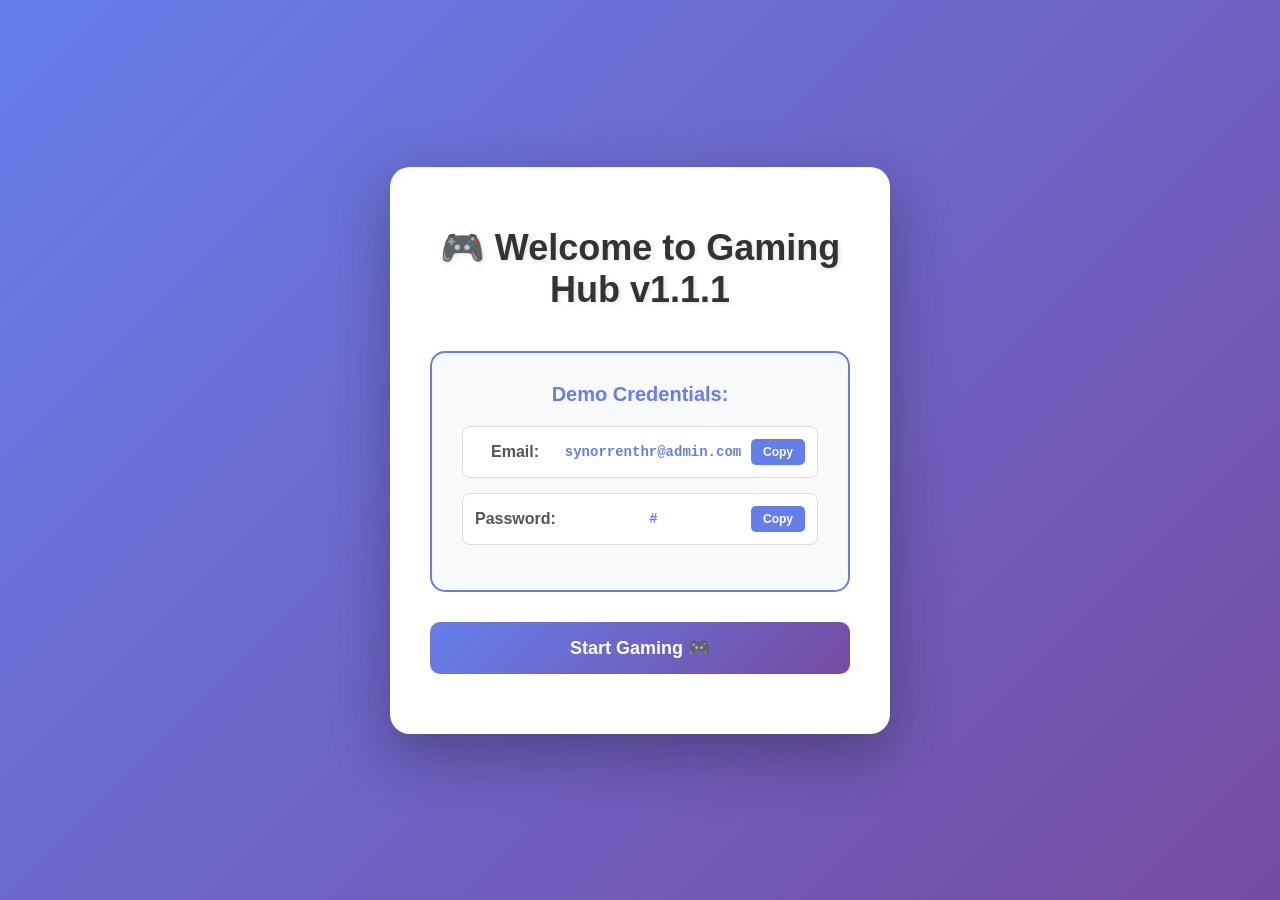
<file: index.html>
<!DOCTYPE html>
<html>
  <head>
    <title>Ultimate Gaming Platform hub</title>
    <link rel="stylesheet" href="styles.css" />
  </head>
  <body>
    <!-- Welcome Screen -->
    <div id="welcomeSection" class="container">
      <div class="welcome-box">
        <h1>🎮 Welcome to Gaming Hub v1.1.1</h1>
        <div class="credentials-box">
          <h2>Demo Credentials:</h2>
          <div class="credential-item">
            <span class="label">Email:</span>
            <span class="value">synorrenthr@admin.com</span>
            <button class="copy-btn" onclick="copyToClipboard('synorrenthr@admin.com')">Copy</button>
          </div>
          <div class="credential-item">
            <span class="label">Password:</span>
            <span class="value">#</span>
            <button class="copy-btn" onclick="copyToClipboard('#')">Copy</button>
          </div>
        </div>
        <button class="start-btn" onclick="goToLogin()">Start Gaming 🎮</button>
      </div>
    </div>

    <!-- Login Form Section -->
    <div id="loginSection" class="container hidden">
      <div class="login-box">
        <h1>🎮 Gaming Hub 3000</h1>
        <form id="loginForm">
          <div class="form-group">
            <label for="email">Email:</label>
            <input type="email" id="email" name="email" required />
            <span class="error" id="emailError"></span>
          </div>
          
          <div class="form-group">
            <label for="password">Password:</label>
            <input type="password" id="password" name="password" required />
            <span class="error" id="passwordError"></span>
          </div>
          
          <button type="submit" class="login-btn">Login</button>
        </form>
        <p id="successMessage" class="success"></p>
        <button class="back-to-welcome" onclick="goToWelcome()">← Back</button>
      </div>
    </div>

    <!-- Admin Dashboard Section -->
    <div id="dashboardSection" class="dashboard hidden">
      <div class="navbar">
        <h2>🎮 Gaming Hub 3000</h2>
        <div class="navbar-right">
          <input type="text" id="searchGames" placeholder="Search games..." class="search-box">
          <select id="filterCategory" class="search-box">
            <option value="">All Games</option>
            <option value="2D">2D Games</option>
            <option value="Game Boy">Game Boy</option>
            <option value="NES">NES</option>
            <option value="N64">N64</option>
            <option value="Puzzle">Puzzle</option>
            <option value="Action">Action</option>
            <option value="Casual">Casual</option>
          </select>
          <button id="logoutBtn" class="logout-btn">Logout</button>
        </div>
      </div>
      
      <div class="games-container" id="gamesContainer"></div>
    </div>

    <!-- Game Play Section -->
    <div id="gameSection" class="game-section hidden">
      <div class="game-header">
        <button id="backBtn" class="back-btn">← Back</button>
        <h2 id="gameTitle">Game</h2>
        <div class="game-stats">
          <span id="gameScore">Score: 0</span>
          <span id="gameLevel">Level: 1</span>
        </div>
      </div>
      <div id="gameContent" class="game-content"></div>
    </div>

    <script src="script.js"></script>
  </body>
</html>
</file>
<file: styles.css>
* {
  margin: 0;
  padding: 0;
  box-sizing: border-box;
}

body {
  font-family: 'Arial', sans-serif;
  background: linear-gradient(135deg, #667eea 0%, #764ba2 100%);
  min-height: 100vh;
}

.hidden {
  display: none !important;
}

.container {
  width: 100%;
  display: flex;
  justify-content: center;
  align-items: center;
  min-height: 100vh;
}

/* Welcome Screen Styles */
.welcome-box {
  background: white;
  padding: 60px 40px;
  border-radius: 20px;
  box-shadow: 0 20px 60px rgba(0, 0, 0, 0.3);
  width: 100%;
  max-width: 500px;
  animation: slideIn 0.5s ease-out;
  text-align: center;
}

.welcome-box h1 {
  color: #333;
  margin-bottom: 40px;
  font-size: 36px;
  text-shadow: 2px 2px 4px rgba(0, 0, 0, 0.1);
}

.credentials-box {
  background: #f8f9fa;
  padding: 30px;
  border-radius: 15px;
  margin-bottom: 30px;
  border: 2px solid #667eea;
}

.credentials-box h2 {
  color: #667eea;
  margin-bottom: 20px;
  font-size: 20px;
}

.credential-item {
  display: flex;
  align-items: center;
  justify-content: space-between;
  margin-bottom: 15px;
  padding: 12px;
  background: white;
  border-radius: 8px;
  border: 1px solid #ddd;
}

.credential-item .label {
  font-weight: bold;
  color: #555;
  min-width: 80px;
}

.credential-item .value {
  color: #667eea;
  font-weight: bold;
  font-size: 14px;
  flex-grow: 1;
  text-align: center;
  font-family: 'Courier New', monospace;
}

.copy-btn {
  padding: 6px 12px;
  background: #667eea;
  color: white;
  border: none;
  border-radius: 5px;
  cursor: pointer;
  font-size: 12px;
  font-weight: bold;
  transition: all 0.3s;
}

.copy-btn:hover {
  background: #764ba2;
  transform: scale(1.05);
}

.start-btn {
  width: 100%;
  padding: 15px;
  background: linear-gradient(135deg, #667eea 0%, #764ba2 100%);
  color: white;
  border: none;
  border-radius: 10px;
  font-size: 18px;
  font-weight: bold;
  cursor: pointer;
  transition: all 0.3s;
}

.start-btn:hover {
  transform: scale(1.02);
  box-shadow: 0 10px 25px rgba(102, 126, 234, 0.4);
}

/* Login Box Styles */
.login-box {
  background: white;
  padding: 40px;
  border-radius: 15px;
  box-shadow: 0 10px 30px rgba(0, 0, 0, 0.3);
  width: 100%;
  max-width: 400px;
  animation: slideIn 0.5s ease-out;
}

@keyframes slideIn {
  from {
    opacity: 0;
    transform: translateY(-30px);
  }
  to {
    opacity: 1;
    transform: translateY(0);
  }
}

.login-box h1 {
  color: #333;
  margin-bottom: 30px;
  text-align: center;
  font-size: 32px;
}

.form-group {
  margin-bottom: 20px;
}

label {
  display: block;
  margin-bottom: 8px;
  color: #555;
  font-weight: bold;
}

input[type="email"],
input[type="password"] {
  width: 100%;
  padding: 12px;
  border: 2px solid #ddd;
  border-radius: 8px;
  font-size: 16px;
  transition: border-color 0.3s;
}

input[type="email"]:focus,
input[type="password"]:focus {
  outline: none;
  border-color: #667eea;
}

.error {
  color: #e74c3c;
  font-size: 12px;
  display: block;
  margin-top: 5px;
}

.login-btn {
  width: 100%;
  padding: 12px;
  background: linear-gradient(135deg, #667eea 0%, #764ba2 100%);
  color: white;
  border: none;
  border-radius: 8px;
  font-size: 16px;
  font-weight: bold;
  cursor: pointer;
  transition: all 0.3s;
}

.login-btn:hover {
  transform: scale(1.02);
  box-shadow: 0 5px 15px rgba(102, 126, 234, 0.4);
}

.success {
  color: #27ae60;
  text-align: center;
  margin-top: 15px;
  font-weight: bold;
  font-size: 14px;
}

.back-to-welcome {
  width: 100%;
  padding: 10px;
  margin-top: 15px;
  background: #95a5a6;
  color: white;
  border: none;
  border-radius: 6px;
  cursor: pointer;
  font-weight: bold;
  transition: background 0.3s;
}

.back-to-welcome:hover {
  background: #7f8c8d;
}

/* Dashboard Styles */
.dashboard {
  min-height: 100vh;
  padding: 20px;
}

.navbar {
  background: white;
  padding: 20px;
  border-radius: 15px;
  display: flex;
  justify-content: space-between;
  align-items: center;
  margin-bottom: 30px;
  box-shadow: 0 5px 20px rgba(0, 0, 0, 0.1);
  flex-wrap: wrap;
  gap: 15px;
}

.navbar h2 {
  color: #333;
  font-size: 24px;
}

.navbar-right {
  display: flex;
  gap: 15px;
  align-items: center;
  flex-wrap: wrap;
}

.search-box {
  padding: 10px 15px;
  border: 2px solid #ddd;
  border-radius: 8px;
  width: 250px;
  font-family: Arial, sans-serif;
}

.logout-btn {
  padding: 10px 20px;
  background: #e74c3c;
  color: white;
  border: none;
  border-radius: 8px;
  cursor: pointer;
  font-weight: bold;
  transition: background 0.3s;
}

.logout-btn:hover {
  background: #c0392b;
}

.games-container {
  max-width: 1400px;
  margin: 0 auto;
}

.category-section {
  margin-bottom: 40px;
}

.category-section h3 {
  color: white;
  font-size: 24px;
  margin-bottom: 20px;
  text-shadow: 2px 2px 4px rgba(0, 0, 0, 0.3);
}

.games-grid {
  display: grid;
  grid-template-columns: repeat(auto-fill, minmax(140px, 1fr));
  gap: 12px;
}

.game-card {
  background: white;
  padding: 12px;
  border-radius: 10px;
  text-align: center;
  cursor: pointer;
  transition: all 0.3s;
  box-shadow: 0 5px 15px rgba(0, 0, 0, 0.1);
}

.game-card:hover {
  transform: translateY(-8px);
  box-shadow: 0 12px 25px rgba(0, 0, 0, 0.2);
}

.game-icon {
  font-size: 35px;
  margin-bottom: 5px;
}

.game-card h4 {
  color: #333;
  font-size: 12px;
  margin-bottom: 3px;
}

.game-card p {
  color: #999;
  font-size: 10px;
}

/* Game Section Styles */
.game-section {
  min-height: 100vh;
  padding: 20px;
}

.game-header {
  background: white;
  padding: 20px;
  border-radius: 15px;
  display: flex;
  justify-content: space-between;
  align-items: center;
  margin-bottom: 30px;
  box-shadow: 0 5px 20px rgba(0, 0, 0, 0.1);
}

.back-btn {
  padding: 10px 20px;
  background: #667eea;
  color: white;
  border: none;
  border-radius: 8px;
  cursor: pointer;
  font-weight: bold;
}

.back-btn:hover {
  background: #764ba2;
}

.game-header h2 {
  color: #333;
  flex: 1;
  text-align: center;
}

.game-stats {
  display: flex;
  gap: 20px;
  font-weight: bold;
  color: #333;
}

.game-content {
  background: white;
  padding: 30px;
  border-radius: 15px;
  max-width: 900px;
  margin: 0 auto;
  box-shadow: 0 5px 20px rgba(0, 0, 0, 0.1);
  min-height: 500px;
}

canvas {
  border: 2px solid #333;
  display: block;
  margin: 0 auto;
  border-radius: 8px;
}

.game-button {
  padding: 10px 20px;
  margin: 8px;
  background: #667eea;
  color: white;
  border: none;
  border-radius: 6px;
  cursor: pointer;
  font-weight: bold;
  transition: all 0.3s;
}

.game-button:hover {
  background: #764ba2;
}

.game-result {
  margin-top: 15px;
  padding: 15px;
  background: #f0f0f0;
  border-radius: 8px;
  text-align: center;
  font-weight: bold;
}

.winner {
  color: #27ae60;
}

.loser {
  color: #e74c3c;
}

@media (max-width: 768px) {
  .games-grid {
    grid-template-columns: repeat(auto-fill, minmax(100px, 1fr));
  }
  
  .navbar {
    flex-direction: column;
  }
  
  .navbar-right {
    width: 100%;
  }
  
  .search-box {
    width: 100%;
  }

  .welcome-box {
    padding: 40px 20px;
  }

  .credentials-box {
    padding: 20px;
  }
}
</file>
